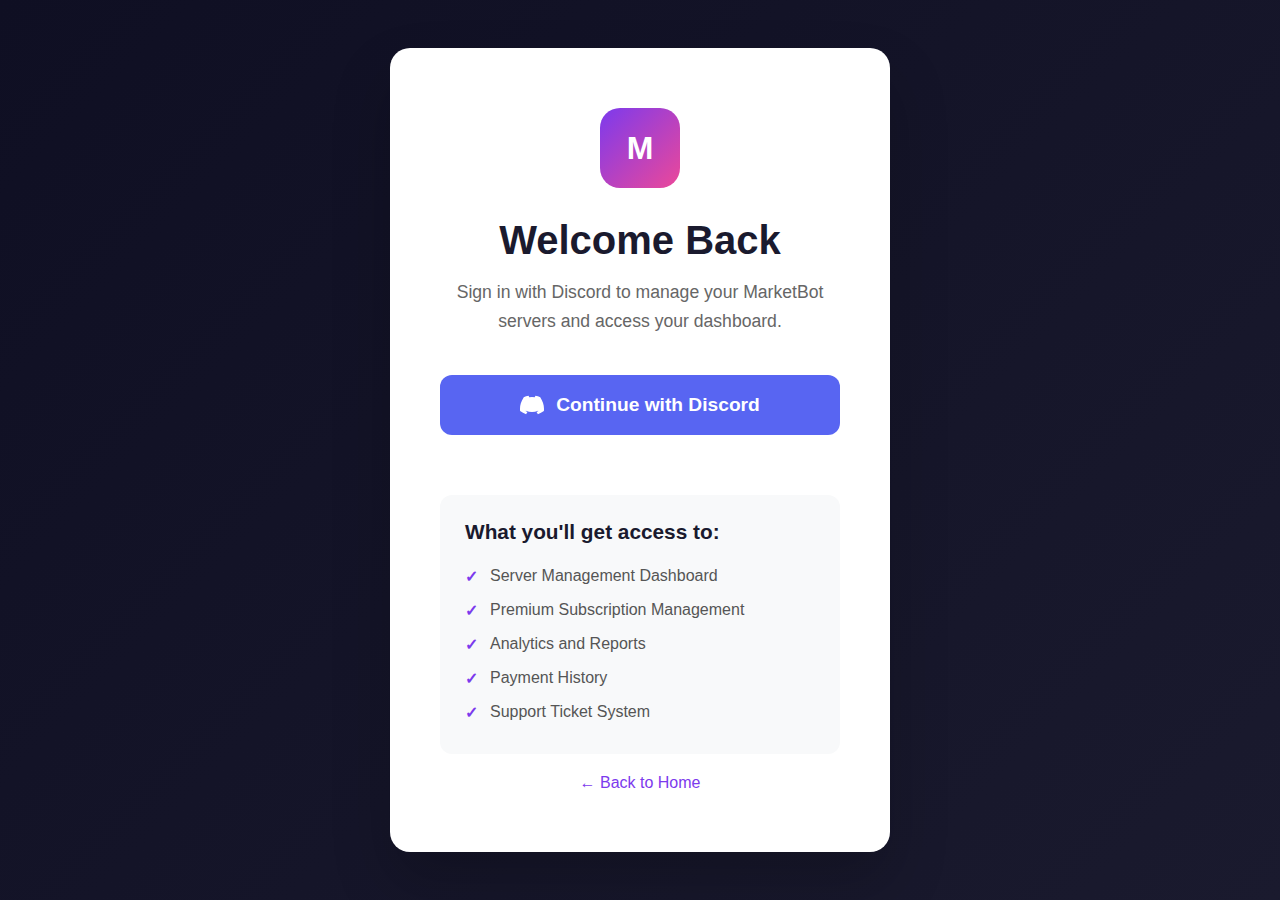
<file: login.html>
<!DOCTYPE html>
<html lang="en">
<head>
    <meta charset="UTF-8">
    <meta name="viewport" content="width=device-width, initial-scale=1.0">
    <title>Login - MarketBot</title>
    <style>
        * {
            margin: 0;
            padding: 0;
            box-sizing: border-box;
        }

        body {
            font-family: -apple-system, BlinkMacSystemFont, 'Segoe UI', Roboto, sans-serif;
            background: linear-gradient(135deg, #0F0F23 0%, #1A1A2E 100%);
            min-height: 100vh;
            display: flex;
            align-items: center;
            justify-content: center;
            padding: 20px;
        }

        .login-container {
            background: white;
            border-radius: 20px;
            padding: 60px 50px;
            box-shadow: 0 30px 60px rgba(0,0,0,0.2);
            text-align: center;
            max-width: 500px;
            width: 100%;
        }

        .logo {
            width: 80px;
            height: 80px;
            margin: 0 auto 30px;
            background: linear-gradient(135deg, #7C3AED, #EC4899);
            border-radius: 20px;
            display: flex;
            align-items: center;
            justify-content: center;
            color: white;
            font-size: 2rem;
            font-weight: bold;
        }

        .login-title {
            font-size: 2.5rem;
            font-weight: 700;
            color: #1A1A2E;
            margin-bottom: 15px;
        }

        .login-subtitle {
            color: #666;
            font-size: 1.1rem;
            margin-bottom: 40px;
            line-height: 1.6;
        }

        .discord-login-btn {
            background: #5865F2;
            color: white;
            border: none;
            padding: 18px 40px;
            border-radius: 12px;
            font-size: 1.2rem;
            font-weight: 600;
            cursor: pointer;
            text-decoration: none;
            display: inline-flex;
            align-items: center;
            gap: 12px;
            transition: all 0.3s ease;
            width: 100%;
            justify-content: center;
            margin-bottom: 30px;
        }

        .discord-login-btn:hover {
            background: #4752C4;
            transform: translateY(-2px);
            box-shadow: 0 10px 20px rgba(88, 101, 242, 0.3);
        }

        .discord-icon {
            width: 24px;
            height: 24px;
        }

        .features-preview {
            background: #f8f9fa;
            border-radius: 12px;
            padding: 25px;
            margin-top: 30px;
            text-align: left;
        }

        .features-preview h3 {
            color: #1A1A2E;
            margin-bottom: 15px;
            font-size: 1.3rem;
        }

        .features-preview ul {
            list-style: none;
            color: #555;
        }

        .features-preview li {
            padding: 8px 0;
            position: relative;
            padding-left: 25px;
        }

        .features-preview li::before {
            content: "✓";
            position: absolute;
            left: 0;
            color: #7C3AED;
            font-weight: bold;
        }

        .back-link {
            color: #7C3AED;
            text-decoration: none;
            font-weight: 500;
            margin-top: 20px;
            display: inline-block;
        }

        .back-link:hover {
            text-decoration: underline;
        }

        @media (max-width: 768px) {
            .login-container {
                padding: 40px 30px;
                margin: 0 15px;
            }

            .login-title {
                font-size: 2rem;
            }
        }
    </style>
</head>
<body>
    <div class="login-container">
        <div class="logo">M</div>
        
        <h1 class="login-title">Welcome Back</h1>
        <p class="login-subtitle">
            Sign in with Discord to manage your MarketBot servers and access your dashboard.
        </p>

        <a href="/auth/discord" class="discord-login-btn">
            <svg class="discord-icon" viewBox="0 0 24 24" fill="currentColor">
                <path d="M20.317 4.37a19.791 19.791 0 0 0-4.885-1.515a.074.074 0 0 0-.079.037c-.21.375-.444.864-.608 1.25a18.27 18.27 0 0 0-5.487 0a12.64 12.64 0 0 0-.617-1.25a.077.077 0 0 0-.079-.037A19.736 19.736 0 0 0 3.677 4.37a.07.07 0 0 0-.032.027C.533 9.046-.32 13.58.099 18.057a.082.082 0 0 0 .031.057a19.9 19.9 0 0 0 5.993 3.03a.078.078 0 0 0 .084-.028a14.09 14.09 0 0 0 1.226-1.994a.076.076 0 0 0-.041-.106a13.107 13.107 0 0 1-1.872-.892a.077.077 0 0 1-.008-.128a10.2 10.2 0 0 0 .372-.292a.074.074 0 0 1 .077-.01c3.928 1.793 8.18 1.793 12.062 0a.074.074 0 0 1 .078.01c.12.098.246.198.373.292a.077.077 0 0 1-.006.127a12.299 12.299 0 0 1-1.873.892a.077.077 0 0 0-.041.107c.36.698.772 1.362 1.225 1.993a.076.076 0 0 0 .084.028a19.839 19.839 0 0 0 6.002-3.03a.077.077 0 0 0 .032-.054c.5-5.177-.838-9.674-3.549-13.66a.061.061 0 0 0-.031-.03z"/>
            </svg>
            Continue with Discord
        </a>

        <div class="features-preview">
            <h3>What you'll get access to:</h3>
            <ul>
                <li>Server Management Dashboard</li>
                <li>Premium Subscription Management</li>
                <li>Analytics and Reports</li>
                <li>Payment History</li>
                <li>Support Ticket System</li>
            </ul>
        </div>

        <a href="/" class="back-link">← Back to Home</a>
    </div>

    <script>
        // Handle any login errors from URL parameters
        const urlParams = new URLSearchParams(window.location.search);
        const error = urlParams.get('error');
        
        if (error) {
            const errorMessages = {
                'access_denied': 'Login was cancelled. Please try again.',
                'invalid_request': 'Login request was invalid. Please try again.',
                'server_error': 'Server error occurred. Please try again later.'
            };
            
            const message = errorMessages[error] || 'An error occurred during login. Please try again.';
            alert(message);
        }
    </script>
</body>
</html>
</file>
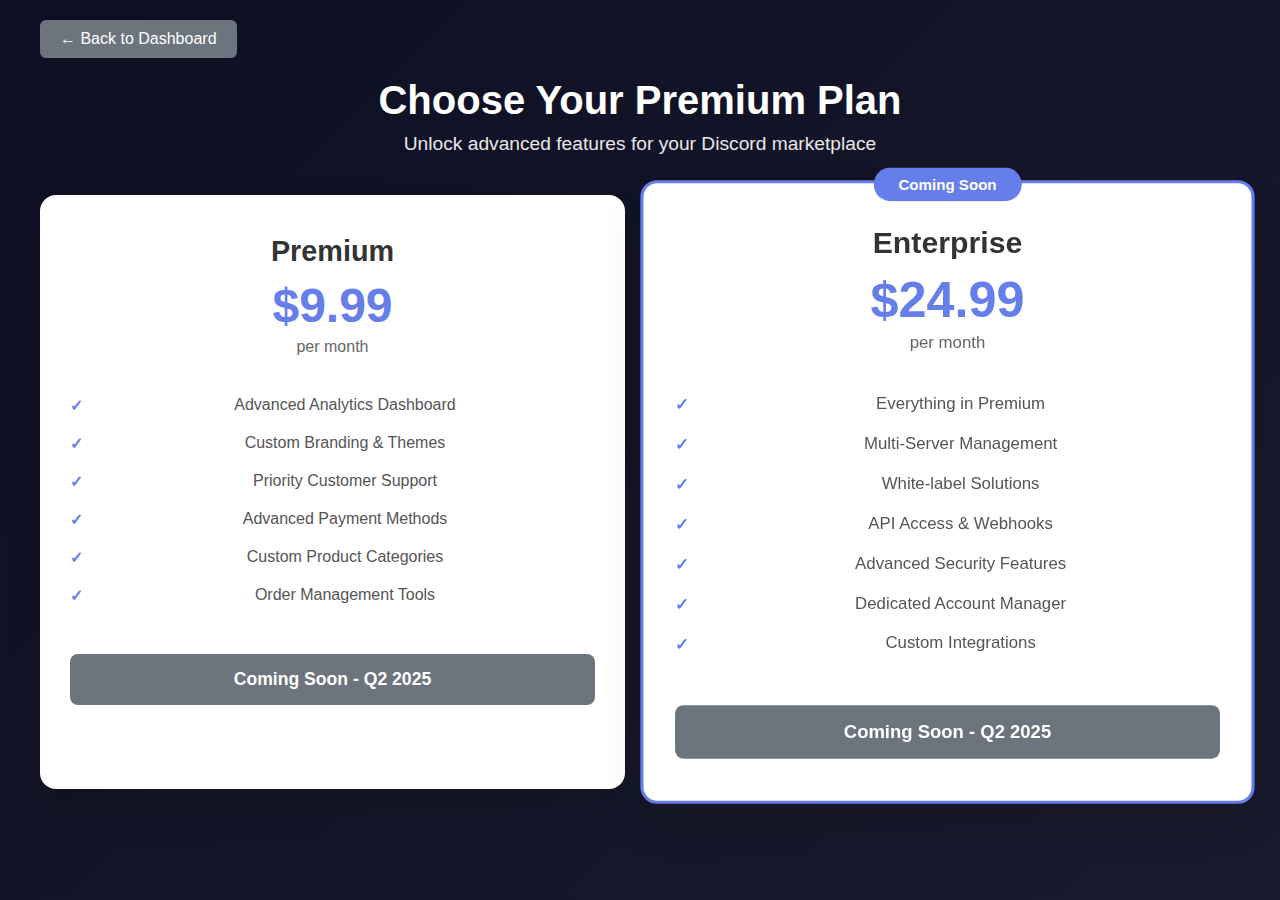
<file: premium.html>
<!DOCTYPE html>
<html lang="en">
<head>
    <meta charset="UTF-8">
    <meta name="viewport" content="width=device-width, initial-scale=1.0">
    <title>Premium Plans - MarketBot</title>
    <script src="https://js.stripe.com/v3/"></script>
    <style>
        * {
            margin: 0;
            padding: 0;
            box-sizing: border-box;
        }

        body {
            font-family: -apple-system, BlinkMacSystemFont, 'Segoe UI', Roboto, sans-serif;
            background: linear-gradient(135deg, #0F0F23 0%, #1A1A2E 100%);
            min-height: 100vh;
            padding: 20px;
        }

        .container {
            max-width: 1200px;
            margin: 0 auto;
        }

        .header {
            text-align: center;
            color: white;
            margin-bottom: 40px;
        }

        .header h1 {
            font-size: 2.5rem;
            margin-bottom: 10px;
        }

        .header p {
            font-size: 1.2rem;
            opacity: 0.9;
        }

        .pricing-grid {
            display: grid;
            grid-template-columns: repeat(auto-fit, minmax(350px, 1fr));
            gap: 30px;
            margin: 40px 0;
        }

        .pricing-card {
            background: white;
            border-radius: 16px;
            padding: 40px 30px;
            box-shadow: 0 20px 40px rgba(0,0,0,0.1);
            text-align: center;
            position: relative;
            transition: transform 0.3s ease, box-shadow 0.3s ease;
        }

        .pricing-card:hover {
            transform: translateY(-5px);
            box-shadow: 0 30px 60px rgba(0,0,0,0.15);
        }

        .pricing-card.featured {
            border: 3px solid #667eea;
            transform: scale(1.05);
        }

        .pricing-card.featured::before {
            content: "Coming Soon";
            position: absolute;
            top: -15px;
            left: 50%;
            transform: translateX(-50%);
            background: #667eea;
            color: white;
            padding: 8px 24px;
            border-radius: 20px;
            font-size: 0.9rem;
            font-weight: 600;
        }

        .plan-name {
            font-size: 1.8rem;
            font-weight: 700;
            color: #333;
            margin-bottom: 10px;
        }

        .plan-price {
            font-size: 3rem;
            font-weight: 900;
            color: #667eea;
            margin-bottom: 5px;
        }

        .plan-period {
            color: #666;
            margin-bottom: 30px;
        }

        .plan-features {
            list-style: none;
            margin-bottom: 40px;
        }

        .plan-features li {
            padding: 10px 0;
            color: #555;
            position: relative;
            padding-left: 25px;
        }

        .plan-features li::before {
            content: "✓";
            position: absolute;
            left: 0;
            color: #667eea;
            font-weight: bold;
        }

        .plan-button {
            background: #667eea;
            color: white;
            border: none;
            padding: 15px 30px;
            border-radius: 8px;
            font-size: 1.1rem;
            font-weight: 600;
            cursor: pointer;
            width: 100%;
            transition: background 0.3s ease;
        }

        .plan-button:hover {
            background: #5a6fd8;
        }

        .plan-button:disabled {
            background: #ccc;
            cursor: not-allowed;
        }

        .payment-form {
            display: none;
            background: white;
            border-radius: 16px;
            padding: 40px;
            margin-top: 30px;
            box-shadow: 0 20px 40px rgba(0,0,0,0.1);
        }

        .payment-form h3 {
            margin-bottom: 20px;
            color: #333;
        }

        #payment-element {
            margin-bottom: 20px;
        }

        .submit-button {
            background: #667eea;
            color: white;
            border: none;
            padding: 15px 30px;
            border-radius: 8px;
            font-size: 1.1rem;
            font-weight: 600;
            cursor: pointer;
            width: 100%;
        }

        .submit-button:disabled {
            background: #ccc;
            cursor: not-allowed;
        }

        .loading {
            display: none;
            text-align: center;
            color: #667eea;
            margin: 20px 0;
        }

        .success-message {
            display: none;
            background: #d4edda;
            color: #155724;
            padding: 20px;
            border-radius: 8px;
            margin: 20px 0;
            text-align: center;
        }

        .error-message {
            display: none;
            background: #f8d7da;
            color: #721c24;
            padding: 20px;
            border-radius: 8px;
            margin: 20px 0;
            text-align: center;
        }

        .back-button {
            background: #6c757d;
            color: white;
            border: none;
            padding: 10px 20px;
            border-radius: 6px;
            text-decoration: none;
            display: inline-block;
            margin-bottom: 20px;
        }

        @media (max-width: 768px) {
            .header h1 {
                font-size: 2rem;
            }

            .pricing-grid {
                grid-template-columns: 1fr;
            }

            .pricing-card.featured {
                transform: none;
            }
        }
    </style>
</head>
<body>
    <div class="container">
        <a href="/dashboard" class="back-button">← Back to Dashboard</a>
        
        <div class="header">
            <h1>Choose Your Premium Plan</h1>
            <p>Unlock advanced features for your Discord marketplace</p>
        </div>

        <div class="pricing-grid">
            <div class="pricing-card">
                <div class="plan-name">Premium</div>
                <div class="plan-price">$9.99</div>
                <div class="plan-period">per month</div>
                <ul class="plan-features">
                    <li>Advanced Analytics Dashboard</li>
                    <li>Custom Branding & Themes</li>
                    <li>Priority Customer Support</li>
                    <li>Advanced Payment Methods</li>
                    <li>Custom Product Categories</li>
                    <li>Order Management Tools</li>
                </ul>
                <button class="plan-button" disabled style="background: #6c757d; cursor: not-allowed;">
                    Coming Soon - Q2 2025 
                </button>
            </div>

            <div class="pricing-card featured">
                <div class="plan-name">Enterprise</div>
                <div class="plan-price">$24.99</div>
                <div class="plan-period">per month</div>
                <ul class="plan-features">
                    <li>Everything in Premium</li>
                    <li>Multi-Server Management</li>
                    <li>White-label Solutions</li>
                    <li>API Access & Webhooks</li>
                    <li>Advanced Security Features</li>
                    <li>Dedicated Account Manager</li>
                    <li>Custom Integrations</li>
                </ul>
                <button class="plan-button" disabled style="background: #6c757d; cursor: not-allowed;">
                    Coming Soon - Q2 2025
                </button>
            </div>
        </div>

        <div class="payment-form" id="payment-form">
            <h3>Complete Your Purchase</h3>
            <div id="selected-plan-info"></div>
            <form id="payment-form-element">
                <div id="payment-element">
                    <!-- Stripe Elements will create form elements here -->
                </div>
                <button type="submit" class="submit-button" id="submit-button">
                    <span id="button-text">Subscribe Now</span>
                </button>
            </form>
        </div>

        <div class="loading" id="loading">
            <div>Processing your payment...</div>
        </div>

        <div class="success-message" id="success-message">
            <h3>Payment Successful!</h3>
            <p>Welcome to MarketBot Premium! Your subscription is now active.</p>
        </div>

        <div class="error-message" id="error-message">
            <h3>Payment Failed</h3>
            <p id="error-text">There was an error processing your payment. Please try again.</p>
        </div>
    </div>

    <script>
        // Initialize Stripe
        const stripe = Stripe(window.STRIPE_PUBLIC_KEY || 'pk_test_default');
        let elements;
        let selectedPlan = null;

        // Load Stripe public key from environment
        fetch('/api/stripe-config')
            .then(response => response.json())
            .then(data => {
                if (data.success) {
                    window.STRIPE_PUBLIC_KEY = data.publicKey;
                }
            })
            .catch(console.error);

        async function selectPlan(planName, price, priceId) {
            selectedPlan = { name: planName, price: price, priceId: priceId };
            
            // Show selected plan info
            document.getElementById('selected-plan-info').innerHTML = `
                <div style="background: #f8f9fa; padding: 15px; border-radius: 8px; margin-bottom: 20px;">
                    <strong>${planName.charAt(0).toUpperCase() + planName.slice(1)} Plan</strong><br>
                    $${price}/month
                </div>
            `;

            // Show payment form
            document.getElementById('payment-form').style.display = 'block';
            
            // Scroll to payment form
            document.getElementById('payment-form').scrollIntoView({ behavior: 'smooth' });

            try {
                // Create subscription
                const response = await fetch('/api/create-subscription', {
                    method: 'POST',
                    headers: {
                        'Content-Type': 'application/json',
                    },
                    body: JSON.stringify({
                        plan: planName,
                        priceId: priceId
                    }),
                });

                const result = await response.json();
                
                if (!result.success) {
                    throw new Error(result.message);
                }

                // Initialize Stripe Elements
                const clientSecret = result.clientSecret;
                elements = stripe.elements({ clientSecret });

                const paymentElement = elements.create('payment');
                paymentElement.mount('#payment-element');

            } catch (error) {
                console.error('Error:', error);
                showError(error.message);
            }
        }

        async function handleSubmit(event) {
            event.preventDefault();

            if (!stripe || !elements) {
                return;
            }

            setLoading(true);

            const { error } = await stripe.confirmPayment({
                elements,
                confirmParams: {
                    return_url: window.location.origin + '/dashboard?payment=success',
                },
            });

            if (error) {
                if (error.type === "card_error" || error.type === "validation_error") {
                    showError(error.message);
                } else {
                    showError("An unexpected error occurred.");
                }
            }

            setLoading(false);
        }

        function setLoading(isLoading) {
            if (isLoading) {
                document.getElementById('submit-button').disabled = true;
                document.getElementById('button-text').textContent = 'Processing...';
                document.getElementById('loading').style.display = 'block';
            } else {
                document.getElementById('submit-button').disabled = false;
                document.getElementById('button-text').textContent = 'Subscribe Now';
                document.getElementById('loading').style.display = 'none';
            }
        }

        function showError(message) {
            document.getElementById('error-text').textContent = message;
            document.getElementById('error-message').style.display = 'block';
            setTimeout(() => {
                document.getElementById('error-message').style.display = 'none';
            }, 5000);
        }

        function showSuccess() {
            document.getElementById('success-message').style.display = 'block';
            document.getElementById('payment-form').style.display = 'none';
        }

        // Handle form submission
        document.getElementById('payment-form-element').addEventListener('submit', handleSubmit);

        // Check for successful payment in URL
        const urlParams = new URLSearchParams(window.location.search);
        if (urlParams.get('payment') === 'success') {
            showSuccess();
        }
    </script>
</body>
</html>
</file>
